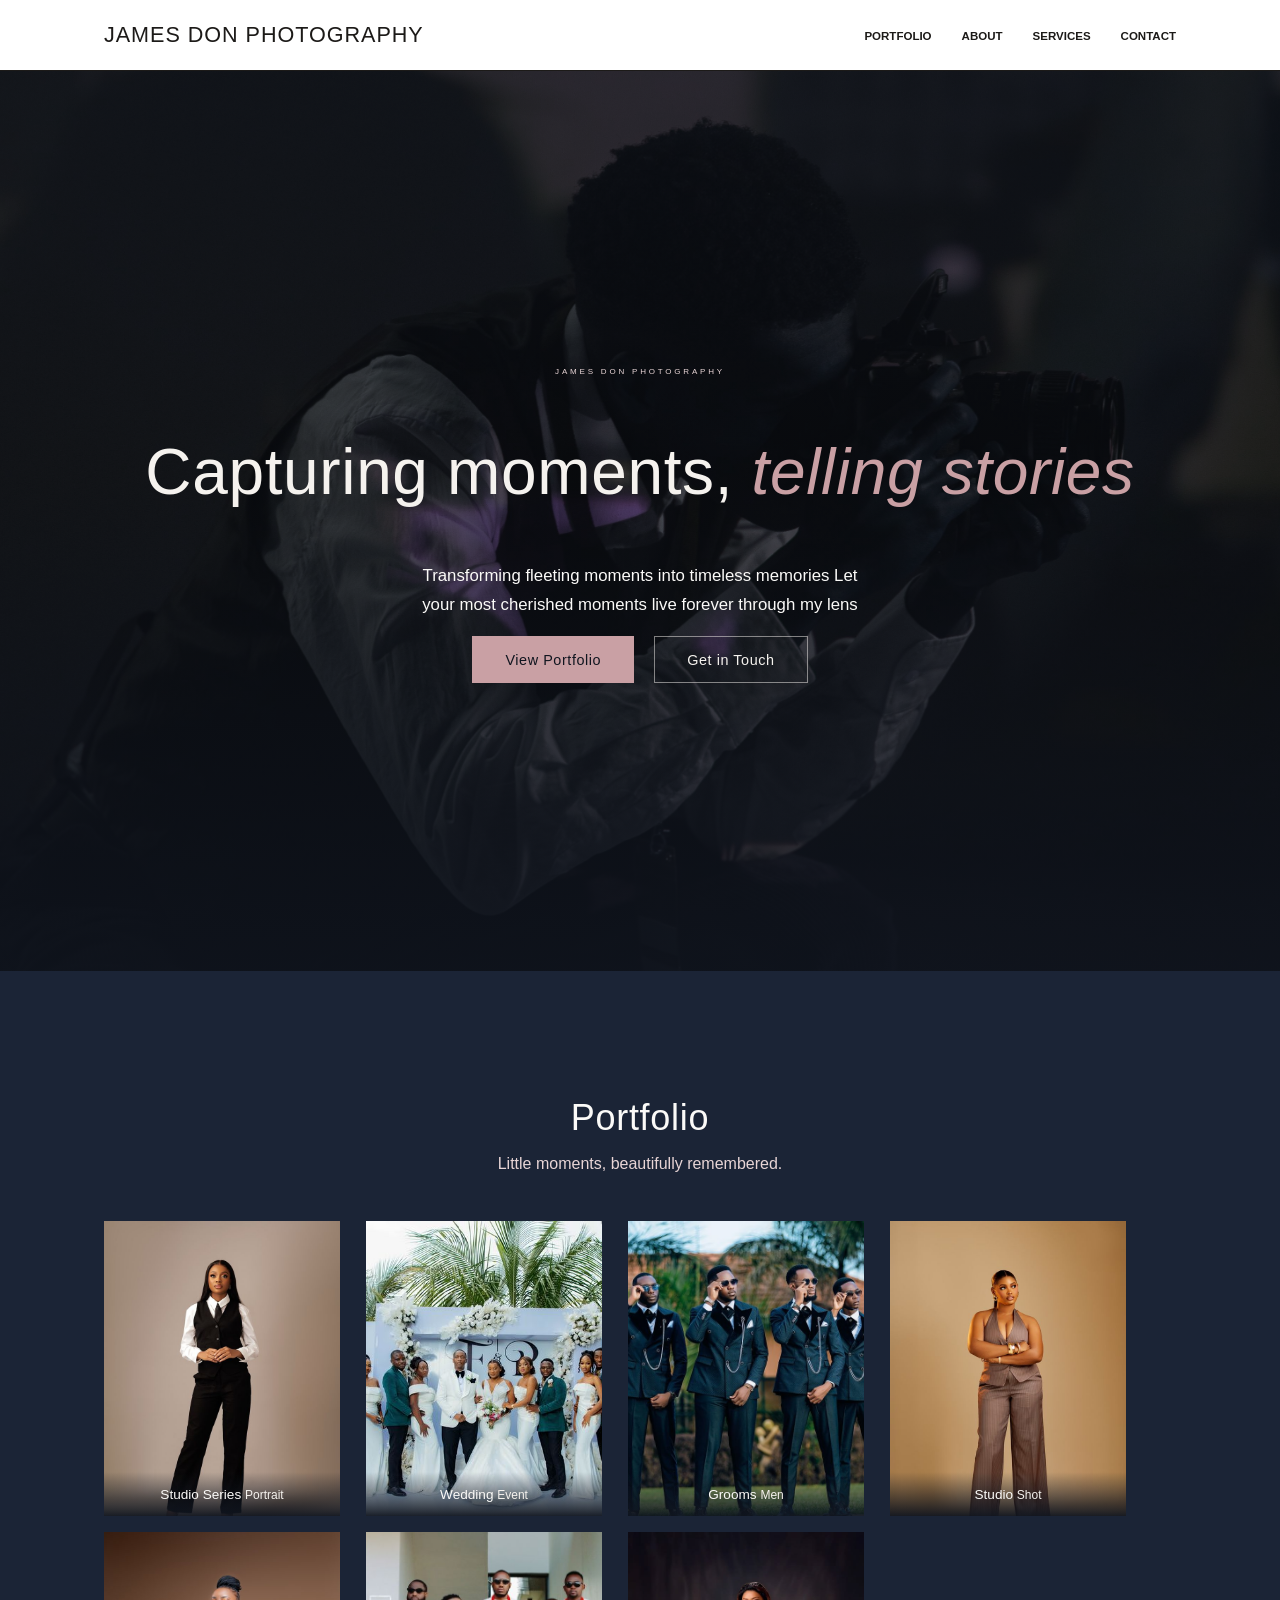
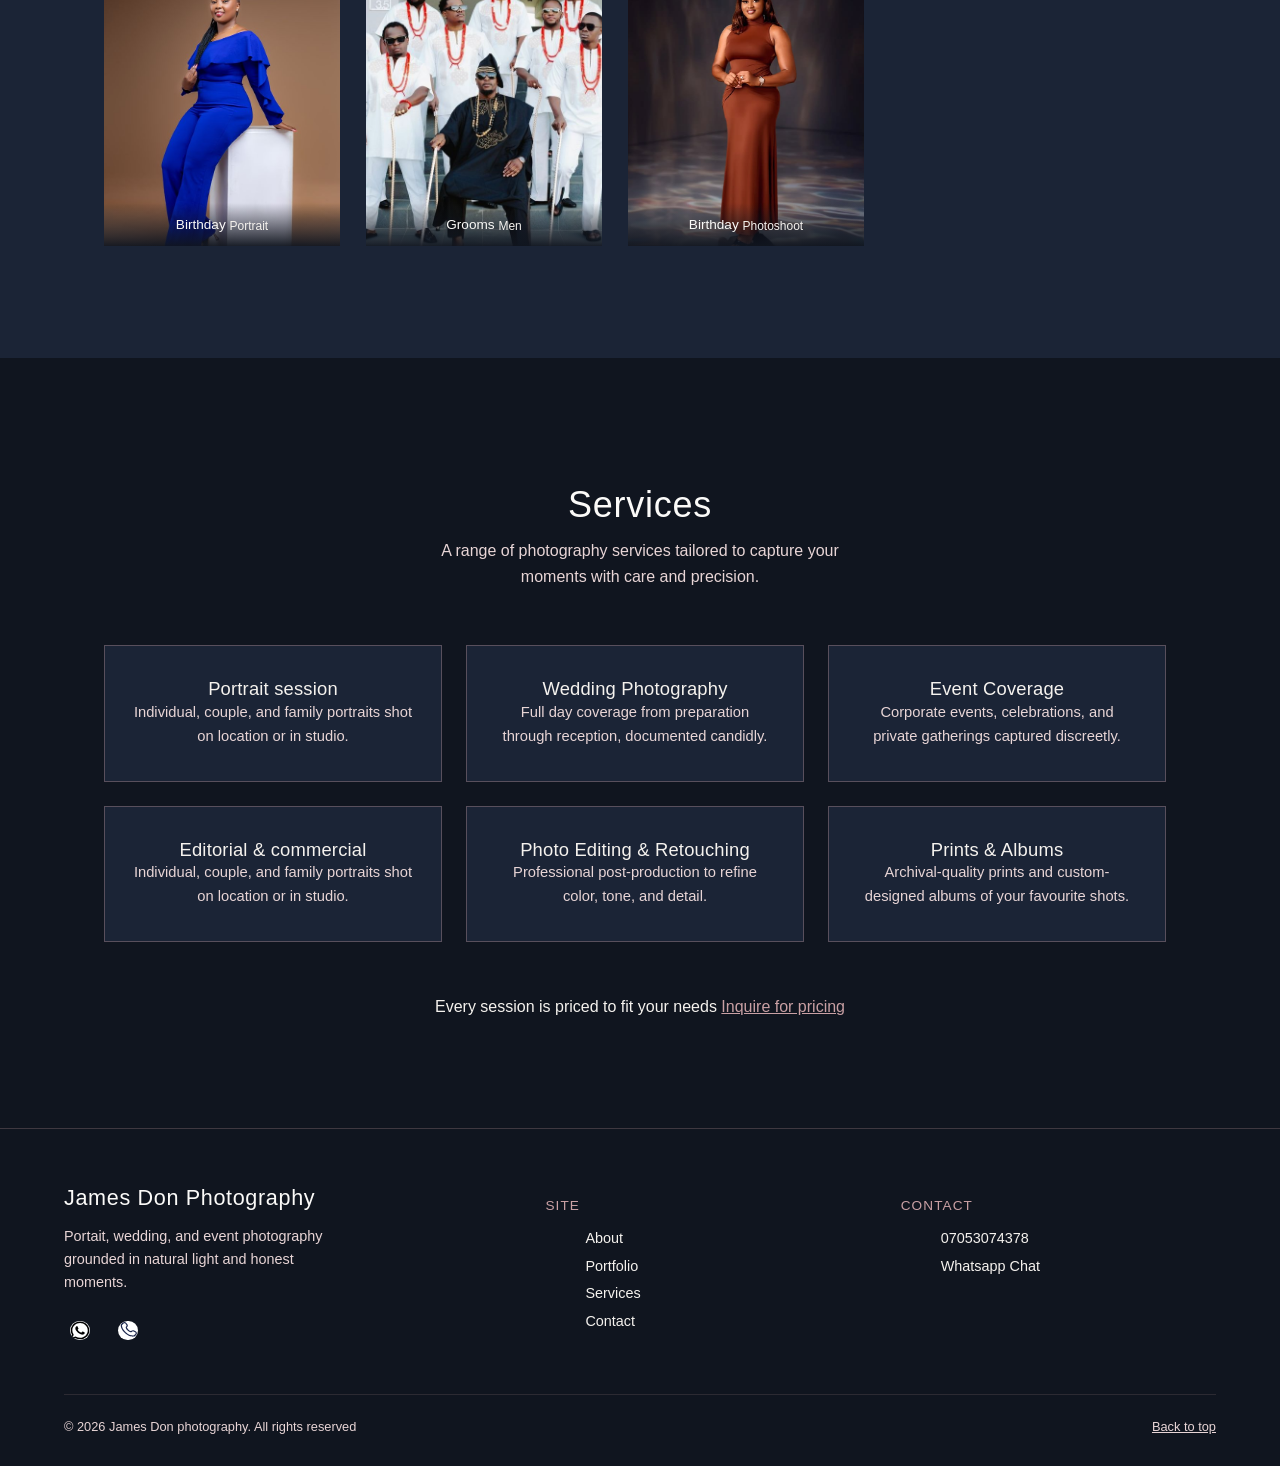
<file: index.html>
<!doctype html>
<html lang="en">
  <head>
    <meta charset="UTF-8" />
    <meta name="viewport" content="width=device-width, initial-scale=1.0" />
    <title>James don Photography</title>
    <link rel="stylesheet" href="styles.css" />
  </head>
  <body>
    <header>
      <nav class="navbar">
        <a href="index.html" class="logo nav-branding">James Don Photography</a>
        <ul class="nav-menu">
          <li class="nav-item">
            <a href="portfolio.html" class="nav-link">Portfolio</a>
          </li>
          <li class="nav-item">
            <a href="About.html" class="nav-link">About</a>
          </li>
          <li class="nav-item">
            <a href="services.html" class="nav-link">Services</a>
          </li>
          <li class="nav-item">
            <a href="contact.html" class="nav-link">Contact</a>
          </li>
        </ul>

        <div class="hamburger">
          <span class="bar"></span>
          <span class="bar"></span>
          <span class="bar"></span>
        </div>
      </nav>
    </header>

    <section id="hero">
      <div
        class="hero-bg"
        role="img"
        aria-label="Black and white portrait photography, dramatic natural light"
      ></div>
      <div class="hero-overlay"></div>

      <p class="hero-eyebrow">James Don Photography</p>
      <h1 class="hero-title">
        Capturing moments, <em>telling stories</em>
      </h1>
      <p class="hero-subtitle">
        Transforming fleeting moments into timeless memories
        Let your most cherished moments live forever through my lens
      </p>

      <div class="hero-actions">
        <a class="hero-btn primary" href="#portfolio">View Portfolio</a>
        <a class="hero-btn secondary" href="contact.html">Get in Touch</a>
      </div>
    </section>

    <section id="portfolio">
      <h2 class="portfolio-heading">Portfolio</h2>
      <p class="portfolio-subhead">
        Little moments, beautifully remembered.
      </p>

      <ul class="gallery">
        <li data-category="portrait">
          <img src="images/female portrait.jpg" alt="ehehheeh" />
          <div class="caption">Studio Series <span>Portrait</span></div>
        </li>

        <li data-category="event">
          <img src="images/wedding.jpg" alt="Wedding Event" />
          <div class="caption">Wedding <span>Event</span></div>
        </li>
        <li data-category="landscape">
          <img src="images/groomss.jpg" alt="grooms photo" />
          <div class="caption">Grooms <span>Men</span></div>
        </li>

        <li data-category="event">
          <img src="images/portrait.jpg" alt="Studio Shot" />
          <div class="caption">Studio <span>Shot</span></div>
        </li>

        <li data-category="portait">
          <img src="images/birthday portrait.jpg" alt="ehehheeh" />
          <div class="caption">Birthday <span>Portrait</span></div>
        </li>

        <li data-category="landscape">
          <img src="images/wedding grooms.jpg" alt="wedding" />
          <div class="caption">Grooms <span>Men</span></div>
        </li>

        <li data-category="landscape">
          <img src="images/portraits.jpg" alt="Birthday photoshoot" />
          <div class="caption">Birthday <span>Photoshoot</span></div>
        </li>

        <!-- <li data-category="portait">
                <img src="images/wedding photoshoot.jpg" alt="ehehheeh">
                <div class="caption">Wedding <span>Photoshoot</span></div>
            </li> -->
      </ul>
    </section>

    <section id="services">
      <h2 class="services-heading">Services</h2>
      <p class="services-subhead">
        A range of photography services tailored to capture your moments with
        care and precision.
      </p>

      <ul class="services-list">
        <li>
          <div class="service-title">Portrait session</div>
          <div class="service-desc">
            Individual, couple, and family portraits shot on location or in
            studio.
          </div>
        </li>
        <li>
          <div class="service-title">Wedding Photography</div>
          <div class="service-desc">
            Full day coverage from preparation through reception, documented
            candidly.
          </div>
        </li>
        <li>
          <div class="service-title">Event Coverage</div>
          <div class="service-desc">
            Corporate events, celebrations, and private gatherings captured
            discreetly.
          </div>
        </li>
        <li>
          <div class="service-title">Editorial &amp; commercial</div>
          <div class="service-desc">
            Individual, couple, and family portraits shot on location or in
            studio.
          </div>
        </li>
        <li>
          <div class="service-title">Photo Editing &amp; Retouching</div>
          <div class="service-desc">
            Professional post-production to refine color, tone, and detail.
          </div>
        </li>
        <li>
          <div class="service-title">Prints &amp; Albums</div>
          <div class="service-desc">
            Archival-quality prints and custom-designed albums of your favourite
            shots.
          </div>
        </li>
      </ul>
      <p class="services-cta">
        Every session is priced to fit your needs
        <a href="contact.html">Inquire for pricing</a>
      </p>
    </section>

    <footer>
      <div class="footer-inner">
        <div class="footer-brand">
          <div class="brand-name">James Don Photography</div>
          <p>
            Portait, wedding, and event photography grounded in natural light
            and honest moments.
          </p>
          <div class="footer-social">
            <a href="https://wa.me/2347053074378" aria-label="Whatsapp">
              <img src="images/whatsapp-svgrepo-com.svg" alt="" />
            </a>
            <a href="tel:+07053074378" aria-label="Phone number">
              <img src="images/phone-svgrepo-com.svg" alt="" />
            </a>
          </div>
        </div>

        <nav class="footer-col" aria-label="Site sections">
          <h3>Site</h3>
          <ul>
            <li><a href="About.html">About</a></li>
            <li><a href="portfolio.html">Portfolio</a></li>
            <li><a href="services.html">Services</a></li>
            <li><a href="contact.html">Contact</a></li>
          </ul>
        </nav>

        <div class="footer-col">
          <h3>Contact</h3>
          <ul>
            <li><a href="tel:+2347053074378">07053074378</a></li>
            <li>
              <a href="https://wa.me/2347053074378" target="_blank" rel="noopener noreferrer"
                >Whatsapp Chat</a
              >
            </li>
          </ul>
        </div>
      </div>

      <div class="footer-bottom">
        <span
          >&copy; <span id="year"></span> James Don photography. All rights
          reserved</span
        >
        <a href="#top">Back to top</a>
      </div>
    </footer>

    <script>
      document.getElementById("year").textContent = new Date().getFullYear();
    </script>

    <script src="index.js"></script>
  </body>
</html>
</file>
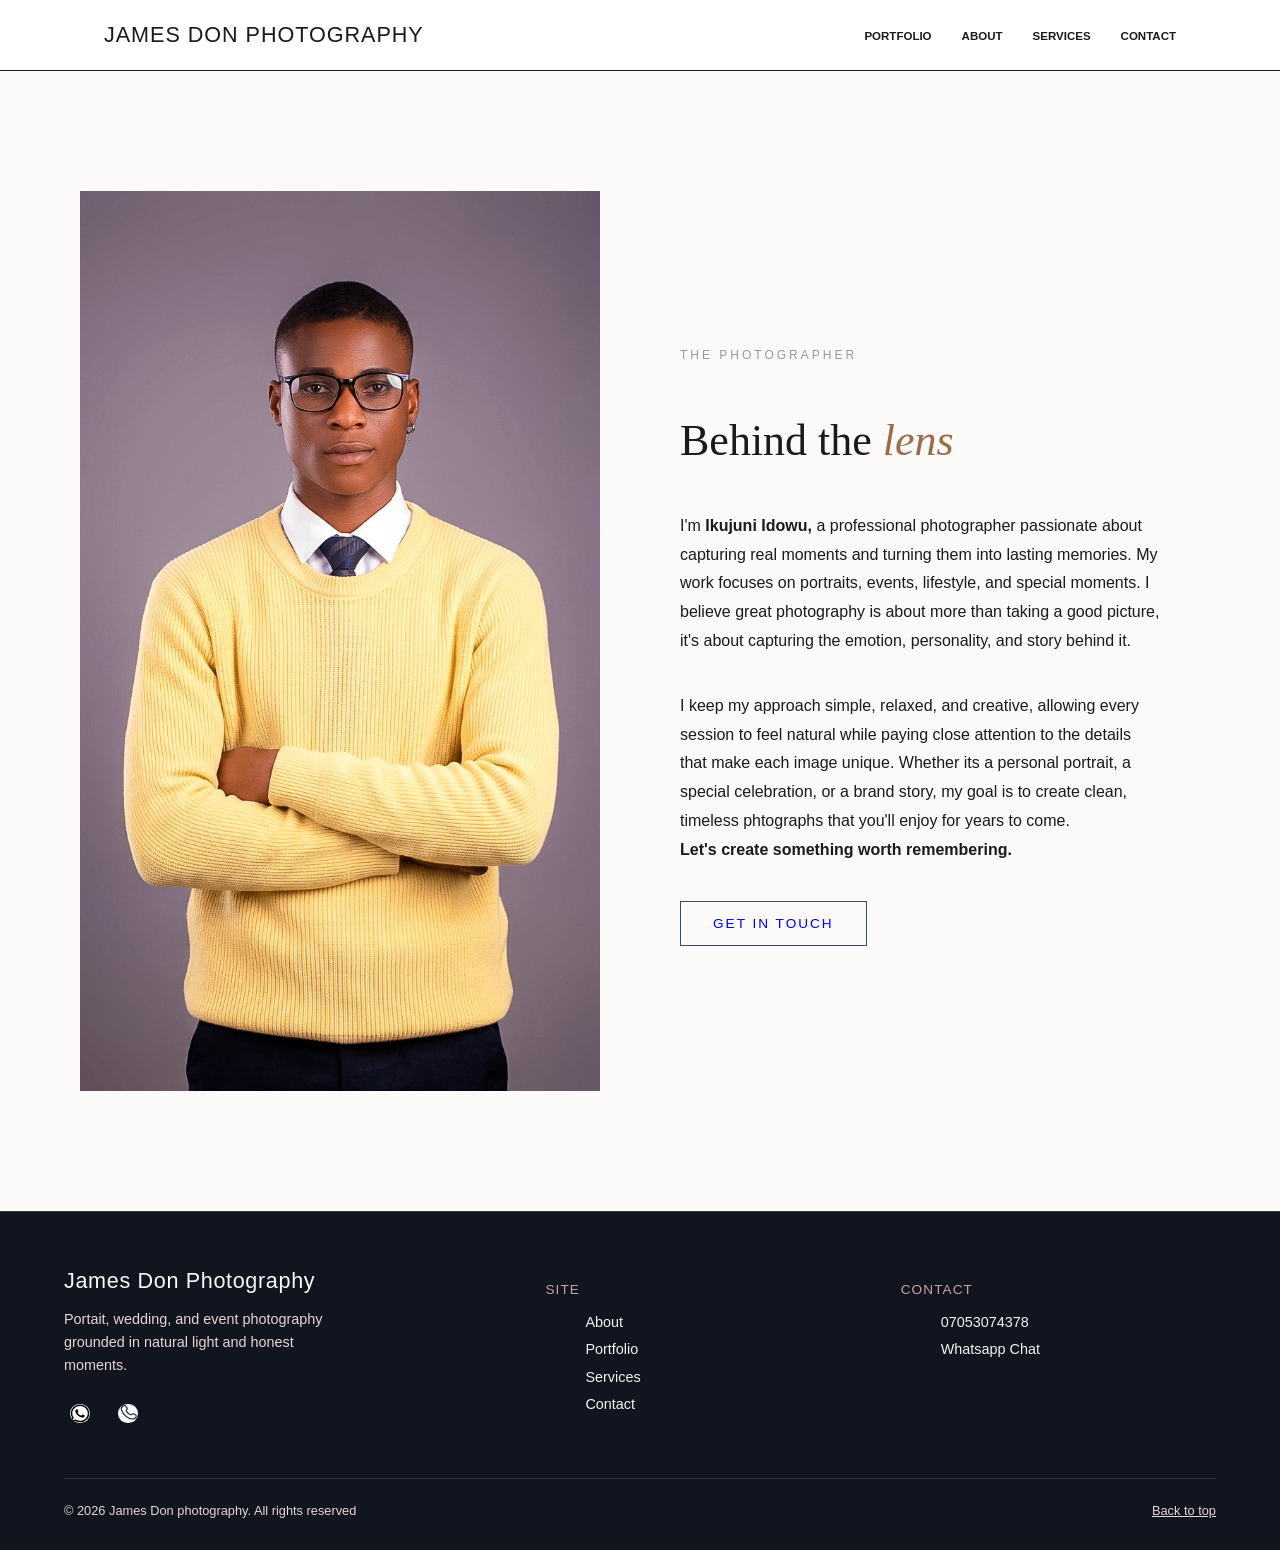
<file: About.html>
<!doctype html>
<html lang="en">
  <head>
    <meta charset="UTF-8" />
    <meta name="viewport" content="width=device-width, initial-scale=1.0" />
    <title>James don photography</title>
    <link rel="stylesheet" href="styles.css" />
  </head>
  <body>
    <header>
      <nav class="navbar">
        <a href="index.html" class="logo nav-branding">James Don Photography</a>
        <ul class="nav-menu">
          <li class="nav-item">
            <a href="portfolio.html" class="nav-link">Portfolio</a>
          </li>
          <li class="nav-item">
            <a href="About.html" class="nav-link">About</a>
          </li>
          <li class="nav-item">
            <a href="services.html" class="nav-link">Services</a>
          </li>
          <li class="nav-item">
            <a href="contact.html" class="nav-link">Contact</a>
          </li>
        </ul>

        <div class="hamburger">
          <span class="bar"></span>
          <span class="bar"></span>
          <span class="bar"></span>
        </div>
      </nav>
    </header>

    <section class="about" id="about">
      <div class="about-container">
        <div class="about-image">
          <img src="images/author.jpg" alt="" />
        </div>
        <div class="about-text">
          <p class="section-label">THE PHOTOGRAPHER</p>
          <h2>Behind the <em>lens</em></h2>
          <p class="about-bio">
            I'm <b>Ikujuni Idowu,</b> a professional photographer passionate
            about capturing real moments and turning them into lasting memories.
            My work focuses on portraits, events, lifestyle, and special
            moments. I believe great photography is about more than taking a
            good picture, it's about capturing the emotion, personality, and
            story behind it.
          </p>
          <p class="about-bio">
            I keep my approach simple, relaxed, and creative, allowing every
            session to feel natural while paying close attention to the details
            that make each image unique. Whether its a personal portrait, a
            special celebration, or a brand story, my goal is to create clean,
            timeless phtographs that you'll enjoy for years to come. <br />
            <b>Let's create something worth remembering.</b>
          </p>
          <a href="contact.html" class="btn-outline">GET IN TOUCH</a>
        </div>
      </div>
    </section>

    <footer>
      <div class="footer-inner">
        <div class="footer-brand">
          <div class="brand-name">James Don Photography</div>
          <p>
            Portait, wedding, and event photography grounded in natural light
            and honest moments.
          </p>
          <div class="footer-social">
            <a href="https://wa.me/2347053074378" aria-label="Whatsapp">
              <img src="images/whatsapp-svgrepo-com.svg" alt="" />
            </a>
            <a href="tel:+07053074378" aria-label="Phone number">
              <img src="images/phone-svgrepo-com.svg" alt="" />
            </a>
          </div>
        </div>

        <nav class="footer-col" aria-label="Site sections">
          <h3>Site</h3>
          <ul>
            <li><a href="About.html">About</a></li>
            <li><a href="portfolio.html">Portfolio</a></li>
            <li><a href="services.html">Services</a></li>
            <li><a href="contact.html">Contact</a></li>
          </ul>
        </nav>

        <div class="footer-col">
          <h3>Contact</h3>
          <ul>
            <li><a href="tel:+2347053074378">07053074378</a></li>
            <li>
              <a href="https://wa.me/2347053074378" target="_blank" rel="noopener noreferrer"
                >Whatsapp Chat</a
              >
            </li>
          </ul>
        </div>
      </div>

      <div class="footer-bottom">
        <span
          >&copy; <span id="year"></span> James Don photography. All rights
          reserved</span
        >
        <a href="#top">Back to top</a>
      </div>
    </footer>

    <script>
      document.getElementById("year").textContent = new Date().getFullYear();
    </script>

    <script src="index.js"></script>
  </body>
</html>
</file>
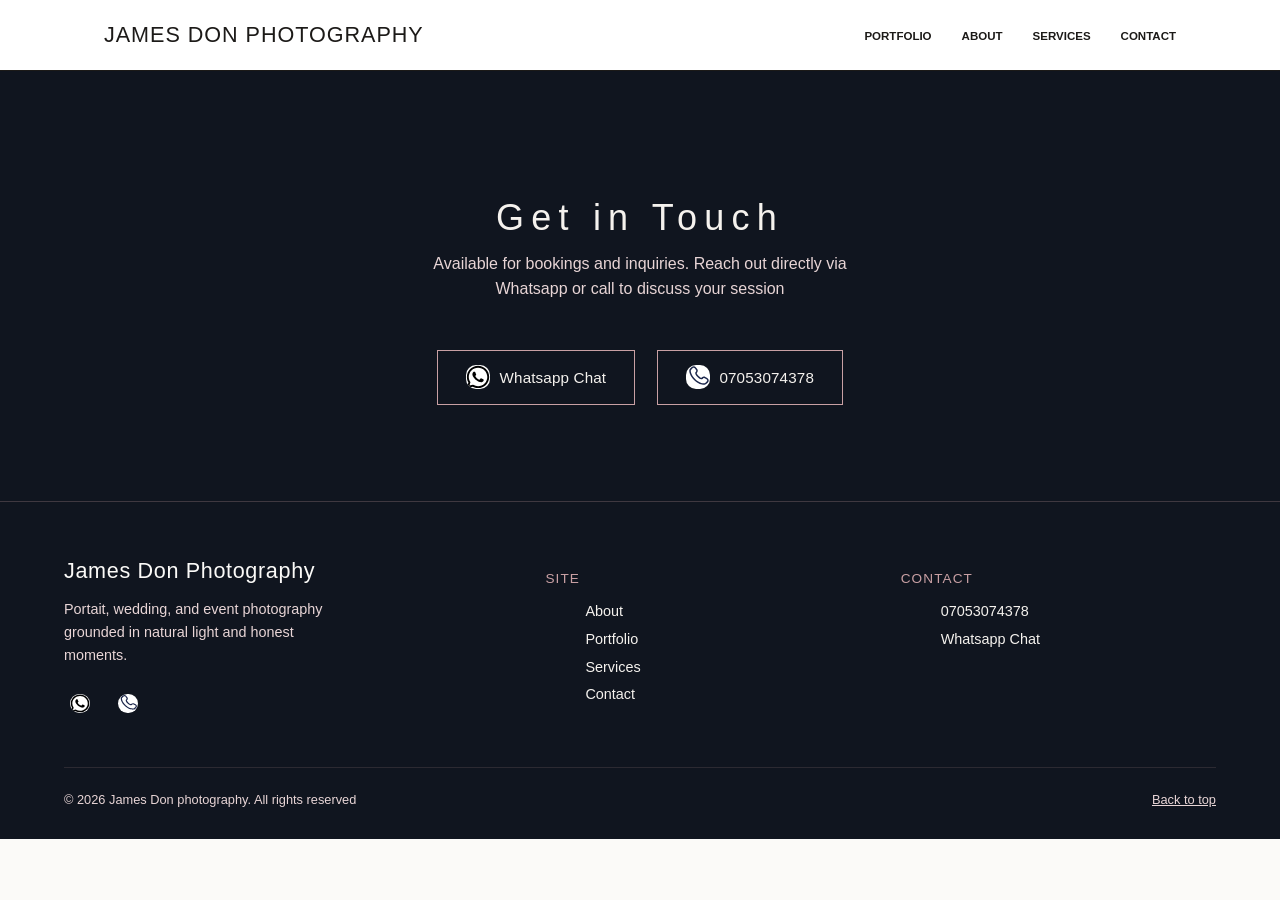
<file: contact.html>
<!doctype html>
<html lang="en">
  <head>
    <meta charset="UTF-8" />
    <meta name="viewport" content="width=device-width, initial-scale=1.0" />
    <title>James don photography</title>
    <link rel="stylesheet" href="styles.css" />
  </head>
  <body>
    <header>
      <nav class="navbar">
        <a href="index.html" class="logo nav-branding">James Don Photography</a>
        <ul class="nav-menu">
          <li class="nav-item">
            <a href="portfolio.html" class="nav-link">Portfolio</a>
          </li>
          <li class="nav-item">
            <a href="About.html" class="nav-link">About</a>
          </li>
          <li class="nav-item">
            <a href="services.html" class="nav-link">Services</a>
          </li>
          <li class="nav-item">
            <a href="contact.html" class="nav-link">Contact</a>
          </li>
        </ul>

        <div class="hamburger">
          <span class="bar"></span>
          <span class="bar"></span>
          <span class="bar"></span>
        </div>
      </nav>
    </header>

    <section id="contact">
      <h2 class="contact-heading">Get in Touch</h2>
      <p class="contact-subhead">
        Available for bookings and inquiries. Reach out directly via Whatsapp or
        call to discuss your session
      </p>

      <address>
        <a
          href="https://wa.me/2347053074378"
          target="_blank"
          rel="noopener noreferrer"
          aria-label="Chat on whatsapp"
          class="contact-link whatsapp"
        >
          <img src="images/whatsapp-svgrepo-com.svg" alt="" />
          Whatsapp Chat
        </a>
        <a
          href="tel:+2347053074378"
          aria-label="Call james Don photography"
          class="contact-link"
        >
          <img src="images/phone-svgrepo-com.svg" alt="" />
          07053074378
        </a>
      </address>
    </section>

    <footer>
      <div class="footer-inner">
        <div class="footer-brand">
          <div class="brand-name">James Don Photography</div>
          <p>
            Portait, wedding, and event photography grounded in natural light
            and honest moments.
          </p>
          <div class="footer-social">
            <a href="https://wa.me/2347053074378" aria-label="Whatsapp">
              <img src="images/whatsapp-svgrepo-com.svg" alt="" />
            </a>
            <a href="tel:+07053074378" aria-label="Phone number">
              <img src="images/phone-svgrepo-com.svg" alt="" />
            </a>
          </div>
        </div>

        <nav class="footer-col" aria-label="Site sections">
          <h3>Site</h3>
          <ul>
            <li><a href="About.html">About</a></li>
            <li><a href="portfolio.html">Portfolio</a></li>
            <li><a href="services.html">Services</a></li>
            <li><a href="contact.html">Contact</a></li>
          </ul>
        </nav>

        <div class="footer-col">
          <h3>Contact</h3>
          <ul>
            <li><a href="tel:tel:+07053074378">07053074378</a></li>
            <li>
              <a href="https://wa.me/2347053074378" target="_blank" rel="noopener noreferrer"
                >Whatsapp Chat</a
              >
            </li>
          </ul>
        </div>
      </div>

      <div class="footer-bottom">
        <span
          >&copy; <span id="year"></span> James Don photography. All rights
          reserved</span
        >
        <a href="#top">Back to top</a>
      </div>
    </footer>

    <script>
      document.getElementById("year").textContent = new Date().getFullYear();
    </script>

    <script src="index.js"></script>
  </body>
</html>
</file>
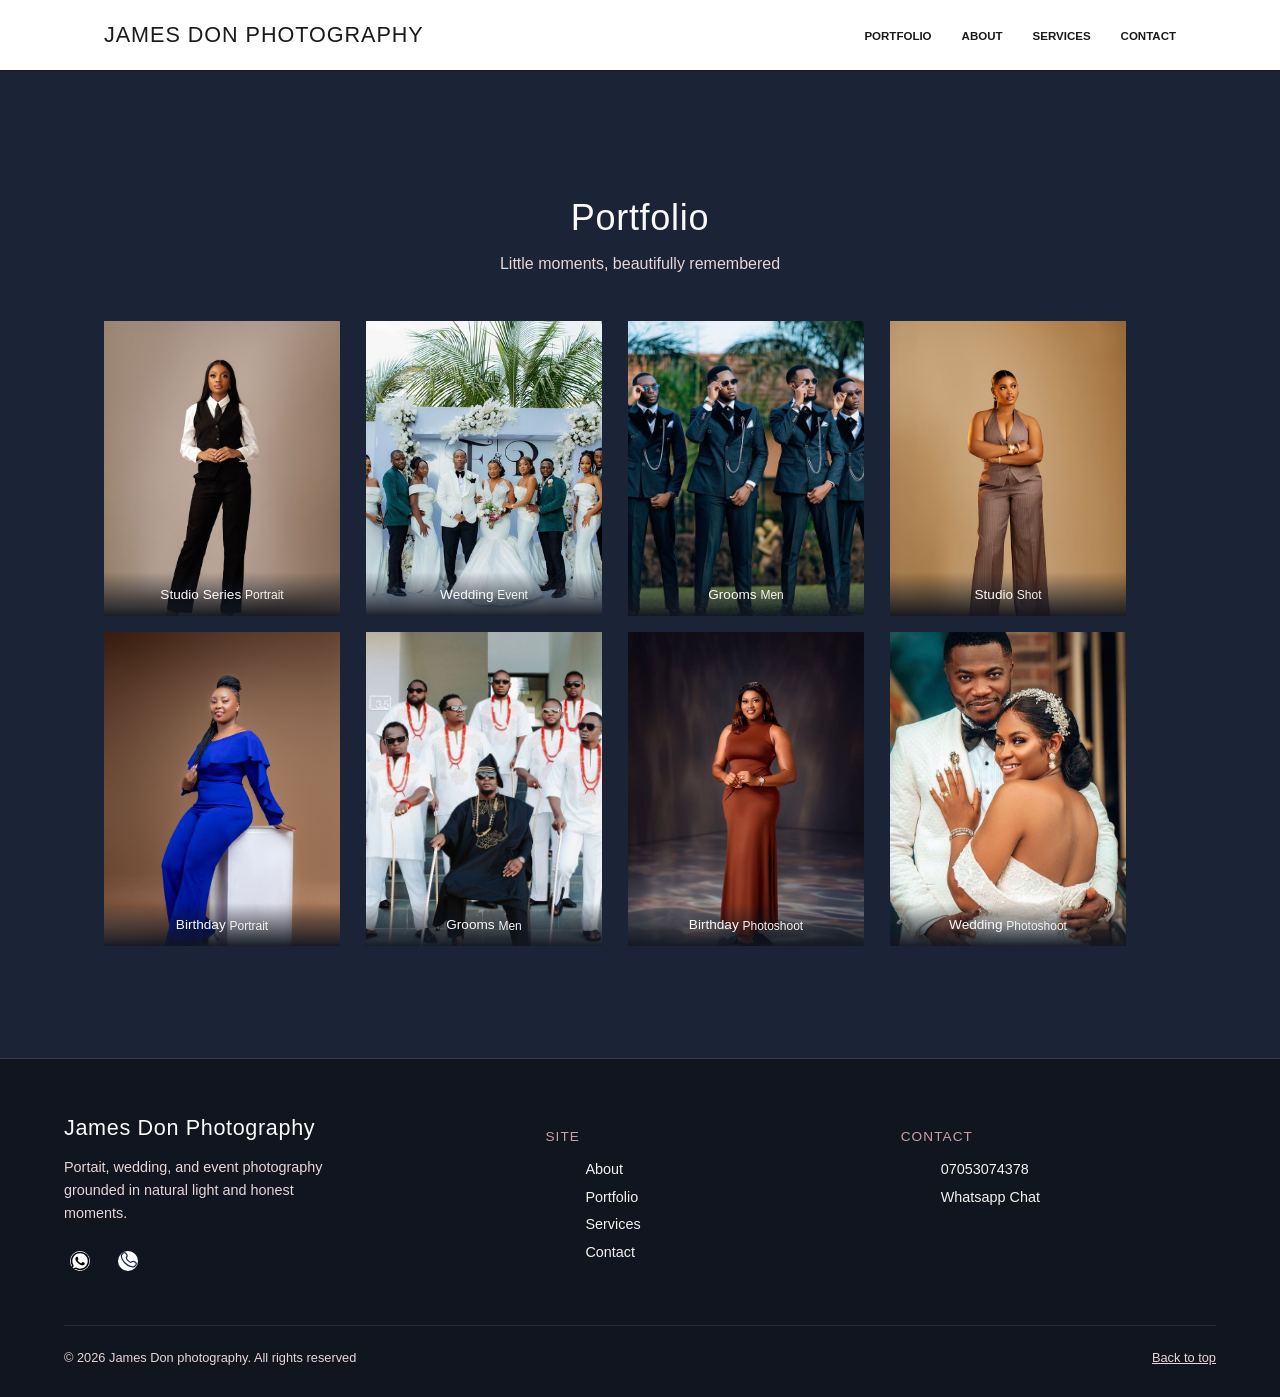
<file: portfolio.html>
<!doctype html>
<html lang="en">
  <head>
    <meta charset="UTF-8" />
    <meta name="viewport" content="width=device-width, initial-scale=1.0" />
    <title>James don photography</title>
    <link rel="stylesheet" href="styles.css" />
  </head>
  <body>
    <header>
      <nav class="navbar">
        <a href="index.html" class="logo nav-branding">James Don Photography</a>
        <ul class="nav-menu">
          <li class="nav-item">
            <a href="portfolio.html" class="nav-link">Portfolio</a>
          </li>
          <li class="nav-item">
            <a href="About.html" class="nav-link">About</a>
          </li>
          <li class="nav-item">
            <a href="services.html" class="nav-link">Services</a>
          </li>
          <li class="nav-item">
            <a href="contact.html" class="nav-link">Contact</a>
          </li>
        </ul>

        <div class="hamburger">
          <span class="bar"></span>
          <span class="bar"></span>
          <span class="bar"></span>
        </div>
      </nav>
    </header>

    <section id="portfolio">
      <h2 class="portfolio-heading">Portfolio</h2>
      <p class="portfolio-subhead">
        Little moments, beautifully remembered
      </p>

      <ul class="gallery">
        <li data-category="portrait">
          <img src="images/female portrait.jpg" alt="ehehheeh" />
          <div class="caption">Studio Series <span>Portrait</span></div>
        </li>

        <li data-category="event">
          <img src="images/wedding.jpg" alt="Wedding Event" />
          <div class="caption">Wedding <span>Event</span></div>
        </li>

        <li data-category="landscape">
          <img src="images/groomss.jpg" alt="grooms photo" />
          <div class="caption">Grooms <span>Men</span></div>
        </li>

        <li data-category="event">
          <img src="images/portrait.jpg" alt="Studio Shot" />
          <div class="caption">Studio <span>Shot</span></div>
        </li>

        <li data-category="portait">
          <img src="images/birthday portrait.jpg" alt="ehehheeh" />
          <div class="caption">Birthday <span>Portrait</span></div>
        </li>

        <li data-category="landscape">
          <img src="images/wedding grooms.jpg" alt="wedding" />
          <div class="caption">Grooms <span>Men</span></div>
        </li>

        <li data-category="landscape">
          <img src="images/portraits.jpg" alt="Birthday photoshoot" />
          <div class="caption">Birthday <span>Photoshoot</span></div>
        </li>

        <li data-category="portait">
          <img src="images/wedding photoshoot.jpg" alt="ehehheeh" />
          <div class="caption">Wedding <span>Photoshoot</span></div>
        </li>
      </ul>
    </section>

    <footer>
      <div class="footer-inner">
        <div class="footer-brand">
          <div class="brand-name">James Don Photography</div>
          <p>
            Portait, wedding, and event photography grounded in natural light
            and honest moments.
          </p>
          <div class="footer-social">
            <a href="https://wa.me/2347053074378" aria-label="Whatsapp">
              <img src="images/whatsapp-svgrepo-com.svg" alt="" />
            </a>
            <a href="tel:+07053074378" aria-label="Phone number">
              <img src="images/phone-svgrepo-com.svg" alt="" />
            </a>
          </div>
        </div>

        <nav class="footer-col" aria-label="Site sections">
          <h3>Site</h3>
          <ul>
            <li><a href="About.html">About</a></li>
            <li><a href="portfolio.html">Portfolio</a></li>
            <li><a href="services.html">Services</a></li>
            <li><a href="contact.html">Contact</a></li>
          </ul>
        </nav>

        <div class="footer-col">
          <h3>Contact</h3>
          <ul>
            <li><a href="tel:+2347053074378">07053074378</a></li>
            <li>
              <a href="https://wa.me/2347053074378" target="_blank" rel="noopener noreferrer"
                >Whatsapp Chat</a
              >
            </li>
          </ul>
        </div>
      </div>

      <div class="footer-bottom">
        <span
          >&copy; <span id="year"></span> James Don photography. All rights
          reserved</span
        >
        <a href="#top">Back to top</a>
      </div>
    </footer>

    <script>
      document.getElementById("year").textContent = new Date().getFullYear();
    </script>

    <script src="index.js"></script>
  </body>
</html>
</file>
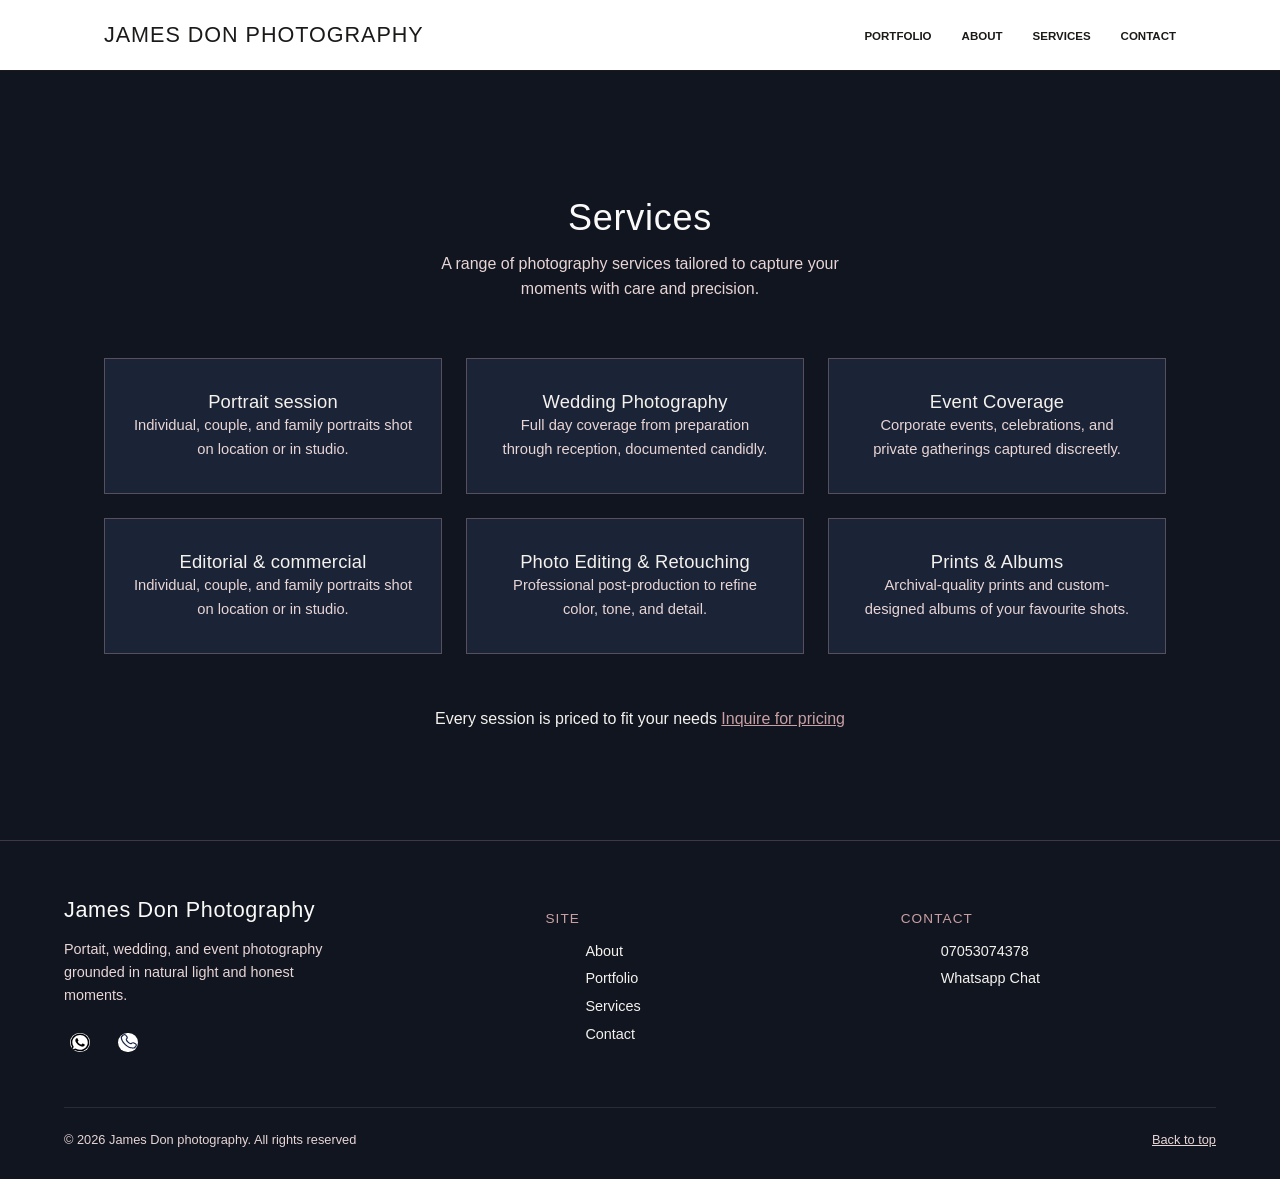
<file: services.html>
<!doctype html>
<html lang="en">
  <head>
    <meta charset="UTF-8" />
    <meta name="viewport" content="width=device-width, initial-scale=1.0" />
    <title>James don photography</title>
    <link rel="stylesheet" href="styles.css" />
  </head>
  <body>
    <header>
      <nav class="navbar">
        <a href="index.html" class="logo nav-branding">James Don Photography</a>
        <ul class="nav-menu">
          <li class="nav-item">
            <a href="portfolio.html" class="nav-link">Portfolio</a>
          </li>
          <li class="nav-item">
            <a href="About.html" class="nav-link">About</a>
          </li>
          <li class="nav-item">
            <a href="services.html" class="nav-link">Services</a>
          </li>
          <li class="nav-item">
            <a href="contact.html" class="nav-link">Contact</a>
          </li>
        </ul>

        <div class="hamburger">
          <span class="bar"></span>
          <span class="bar"></span>
          <span class="bar"></span>
        </div>
      </nav>
    </header>

    <section id="services">
      <h2 class="services-heading">Services</h2>
      <p class="services-subhead">
        A range of photography services tailored to capture your moments with
        care and precision.
      </p>

      <ul class="services-list">
        <li>
          <div class="service-title">Portrait session</div>
          <div class="service-desc">
            Individual, couple, and family portraits shot on location or in
            studio.
          </div>
        </li>
        <li>
          <div class="service-title">Wedding Photography</div>
          <div class="service-desc">
            Full day coverage from preparation through reception, documented
            candidly.
          </div>
        </li>
        <li>
          <div class="service-title">Event Coverage</div>
          <div class="service-desc">
            Corporate events, celebrations, and private gatherings captured
            discreetly.
          </div>
        </li>
        <li>
          <div class="service-title">Editorial &amp; commercial</div>
          <div class="service-desc">
            Individual, couple, and family portraits shot on location or in
            studio.
          </div>
        </li>
        <li>
          <div class="service-title">Photo Editing &amp; Retouching</div>
          <div class="service-desc">
            Professional post-production to refine color, tone, and detail.
          </div>
        </li>
        <li>
          <div class="service-title">Prints &amp; Albums</div>
          <div class="service-desc">
            Archival-quality prints and custom-designed albums of your favourite
            shots.
          </div>
        </li>
      </ul>
      <p class="services-cta">
        Every session is priced to fit your needs
        <a href="contact.html">Inquire for pricing</a>
      </p>
    </section>

    <footer>
      <div class="footer-inner">
        <div class="footer-brand">
          <div class="brand-name">James Don Photography</div>
          <p>
            Portait, wedding, and event photography grounded in natural light
            and honest moments.
          </p>
          <div class="footer-social">
            <a href="https://wa.me/2347053074378" aria-label="Whatsapp">
              <img src="images/whatsapp-svgrepo-com.svg" alt="" />
            </a>
            <a href="tel:+2347053074378" aria-label="Phone number">
              <img src="images/phone-svgrepo-com.svg" alt="" />
            </a>
          </div>
        </div>

        <nav class="footer-col" aria-label="Site sections">
          <h3>Site</h3>
          <ul>
            <li><a href="About.html">About</a></li>
            <li><a href="portfolio.html">Portfolio</a></li>
            <li><a href="services.html">Services</a></li>
            <li><a href="contact.html">Contact</a></li>
          </ul>
        </nav>

        <div class="footer-col">
          <h3>Contact</h3>
          <ul>
            <li><a href="tel:+2347053074378">07053074378</a></li>
            <li>
              <a href="https://wa.me/2347053074378" target="_blank" rel="noopener noreferrer"
                >Whatsapp Chat</a
              >
            </li>
          </ul>
        </div>
      </div>

      <div class="footer-bottom">
        <span
          >&copy; <span id="year"></span> James Don photography. All rights
          reserved</span
        >
        <a href="#top">Back to top</a>
      </div>
    </footer>

    <script>
      document.getElementById("year").textContent = new Date().getFullYear();
    </script>

    <script src="index.js"></script>
  </body>
</html>
</file>
<file: styles.css>
:root {
    --ink: #1c1a18;
    --paper: #fbfaf8;
    --line: #1c1a18;
    --muted: #7a746c;
    --umber: #9c6b4a;
    --navy-deep:#10151f;
    --navy:#1b2436;
    --rose:#c9a0a4;
    --rose-soft:#e8d5d6;
    --cream:#f5f2ee;
}
* {
    box-sizing: border-box;
}
body {
    margin: 0;
    background: var(--paper);
    font-family: 'Helvetica Neue', Arial, Helvetica, sans-serif;
}


.navbar{
    min-height: 70px;
    width: 91%;
    max-width: 1120px;
     margin: 0 auto;
    display: flex;
    justify-content: space-between;
    align-items: center;
    padding: 0 24px;
}

.nav-menu{
    display: flex;
    justify-content: space-between;
    align-items: center;
    gap: 30px;
    list-style: none;
}

.nav-branding{
    letter-spacing: 0.06rem;
    text-decoration: none;
    font-size: 1.35rem;
    font-weight: 400;
    color: #1c1a18;
    text-transform: uppercase;

}
.nav-link{
    transition: 0.7s ease;
    font-weight: bold;
    color: #1c1a18;
    text-decoration: none;
    text-transform: uppercase;
    font-size: 0.72rem;
    position: relative;
}
.nav-link:hover{
    color: #0056b3;
    
}

.hamburger{
    display: none;
    cursor: pointer;
}

.bar{
    display: block;
    width: 25px;
    height: 3px;
    margin: 5px auto;
    -webkit-transition: all 0.3s ease-in-out;
    transition: all 0.3s ease-in-out;
    background-color: black;
}

header{
    background: #fff;
    /* box-shadow: 0 2px 10px rgba(0,0,0,0.09); */
    border-bottom: 1px solid #1c1a18;
    position: sticky;
    top: 0;
    z-index: 1000;
}
@media (max-width: 400px) {
    .nav-branding {
        font-size: 3rem;
    }
    .nav-menu {
        padding: 5px;
    }
}




@media (max-width: 600px) {
    .nav-branding {
       font-size: 0.7rem; 
    }
    .nav-menu .nav-link:hover{
    background: #9a9b9c0b;
    padding: 8px 300px;
}
    .hamburger{
        display: block;
    }
    .hamburger.active .bar:nth-child(2){
        opacity: 0;
    }
    .hamburger.active .bar:nth-child(1){
        transform: translateY(8px) rotate(45deg);
    }
    .hamburger.active .bar:nth-child(3){
        transform: translateY(-8px) rotate(-45deg);
    }
    .nav-menu{
       position:fixed;
       right: 400%;
       top: 55px;
       gap: 0;
       flex-direction: column;
       background-color: rgba(255, 255, 255, 0.5);
       width: 100%;
       text-align: center;
       transition: 0.3s; 
       backdrop-filter: blur(20px) ; 
       
        
    }
    .nav-link {
        margin-left: 300px;
        transition: 0.8s ease-in-out;
    }
    .nav-item{
        margin: 16px 0;
    }
    .nav-menu.active{
        left: 0;
    }
}

/* Hero section */
#hero {
    position: relative;
    min-height: 100vh;
    display: flex;
    flex-direction: column;
    justify-content: center;
    align-items: center;
    text-align: center;
    overflow: hidden;
    padding: 2rem;
  }

  .hero-bg {
    position: absolute;
    inset: 0;
    background-image: url(images/pexels-cottonbro-7618403.jpg);
    background-size: cover;
    background-position: center 25%;
    filter: brightness(0.55) sepia(0.2) hue-rotate(190deg) saturate(1.3);
    z-index: -2;
  }

  .hero-overlay {
    position: absolute;
    inset: 0;
    background: linear-gradient(
      180deg,
      rgba(16, 21, 31, 0.55) 0%,
      rgba(16, 21, 31, 0.35) 45%,
      rgba(16, 21, 31, 0.85) 100%
    );
    z-index: -1;
  }

  .hero-eyebrow {
    font-size: 0.5rem;
    letter-spacing: 0.35em;
    text-transform: uppercase;
    color: var(--rose-soft);
    
  }

  .hero-title {
    font-size: 4rem;
    max-width: 100%;
    font-weight: 400;
    line-height: 1.1;
    letter-spacing: 0.01em;
    color: var(--cream);
  }

  .hero-title em {
    font-style: italic;
    color: var(--rose);
  }

  .hero-subtitle {
    margin-top: 2px;
    font-size: 1.05rem;
    color: var(--paper);
    max-width: 50ch;
    line-height: 1.7;
    text-align: center;
  }

  .hero-actions {
    display: flex;
    gap: 1.25rem;
    flex-wrap: wrap;
    justify-content: center;
  }

  .hero-btn {
    display: inline-flex;
    align-items: center;
    padding: 0.9rem 2rem;
    font-size: 0.9rem;
    letter-spacing: 0.04em;
    text-decoration: none;
    transition: background-color 0.2s ease, color 0.2s ease, border-color 0.2s ease;
  }

  .hero-btn.primary {
    background: var(--rose);
    color: var(--navy-deep);
    border: 1px solid var(--rose);
  }

  .hero-btn.primary:hover,
  .hero-btn.primary:focus-visible {
    background: transparent;
    color: var(--cream);
  }

  .hero-btn.secondary {
    background: transparent;
    color: var(--cream);
    border: 1px solid rgba(245, 242, 238, 0.5);
  }

  .hero-btn.secondary:hover,
  .hero-btn.secondary:focus-visible {
    border-color: var(--cream);
    background: rgba(245, 242, 238, 0.08);
  }

  @keyframes bob {
    0%, 100% { transform: translateY(0); }
    50% { transform: translateY(6px); }
  }

  @media (max-width: 600px) {
    .hero-actions { 
        flex-direction: column; 
        width: 100%; 
        max-width: 280px; }
    .hero-btn { 
        justify-content: center; 
    }
    .hero-title {
        font-size: 2.75rem;
    }
  }

  @media (max-width: 400px) {
    .hero-title {
        font-size: 4rem;
    }
    .hero-title em {
        font-size: 3rem;
    }
    .hero-subtitle {
        max-width: 300px;
        text-align: center;
    }
  }

/* ABOUT SECTION */
.about {
    padding: 120px 80px;
    background-color: var(--paper);
}

.about-container {
    display: grid;
    grid-template-columns: 1fr 1fr;
    gap: 80px;
    max-width: 1200px;
    margin: 0 auto;
    align-items: center;
}
/* image side */
.about-image {
    width: 100%;
    
}
.about-image img {
    width: 100%;
    height: 900px;
    display: block;
    object-fit: cover;
    aspect-ratio: 4/5;
    background-color: #e5e1db;
}
/* text */
.about-text {
    display: flex;
    flex-direction: column;
    align-items: flex-start;
}
.section-label {
    font-size: 0.75rem;
    letter-spacing: 3px;
    text-transform: uppercase;
    color: #9a9a9a;
    margin-bottom: 16px;
}
.about-text h2 {
    font-family: 'Fraunces', Georgia, 'Times New Roman', Times, serif;
    font-size: 2.75rem;
    font-weight: 400;
    color: var(--ink);
    line-height: 1.2;
    margin-bottom: 28px;
}
.about-text h2 em {
    font-style: italic;
    color: var(--umber);
    font-weight: 400;
}
.about-bio {
    font-size: 1rem;
    line-height: 1.8;
    color: var(--line);
    margin-bottom: 20px;
    max-width: 480px;
}
.btn-outline {
    display: inline-block;
    margin-top: 16px;
    padding: 14px 32px;
    border: 1px solid #3a4a63;
    font-size: 0.85rem;
    letter-spacing: 2px;
    text-transform: uppercase;
    text-decoration: none;
    transition: background-color 0.3s ease, color 0.3s ease;
}
.btn-outline:hover {
    background-color: #3a4a63;
    color: #fdfcfa;
}
@media (max-width: 900px) {
     .about{
        padding: 80px 32px;
     }
     .about-container {
        grid-template-columns: 1fr;
        gap: 40px;
     }
     .about-text h2 {
        font-size: 2.2rem;
     }
}



/* PORTFOLIO SECTION */

#portfolio {
    padding: 6rem 5vw;
    max-width: 1400px;
    margin: 0 auto;
    background: var(--navy);
    text-align: center;
}
.portfolio-heading {
    font-size: 2.25rem;
    font-weight: 400;
    letter-spacing: 0.02em;
    margin-bottom: 0.05rem;
    color: var(--paper);
}
.portfolio-subhead {
    color: var(--rose-soft);
    font-size: 1rem;
    margin-bottom: 3rem;
    text-align: center;
}
.gallery {
    display: grid;
    grid-template-columns: repeat(4, 1fr);
    gap: 1rem;
    margin-right:5rem;
    list-style: none;
}
.gallery li {
    position: relative;
    overflow: hidden;
    margin-right:10px;
    background: var(--navy-deep);
}
.gallery img {
    width: 100%;
    height: 110%;
    object-fit: cover;
    display: block;
}

.gallery .caption {
    position: absolute;
    inset: auto 0 0 0;
    padding: 0.85rem 1rem;
    font-size: 0.85rem;
    color: var(--paper);
    background: linear-gradient(to top, rgba(16,21,31,0.95), transparent);
}
.gallery .caption span {
    display: inline-block;
    color: var(--cream);
    font-size: 0.75rem;
    margin-top: 0.15rem;
}
/* @media (max-width:400px) {
    .gallery li {
        margin-right: 12px;
    }
} */

/* @media (max-width:600px) {
    .gallery li {
        margin-right: 40px;
        background-color: red;
    }
} */

@media (max-width: 900px) {
    .gallery {
        margin-right:30px;
        grid-template-columns: repeat(1, 1fr);
        
    }
    
}


/* CONTACT SECTION */
#contact {
    color: var(--cream);
    padding: 6rem 5vw;
    max-width: 1400px;
    margin: 0 auto;
    text-align: center;
    background: var(--navy-deep);
}
.contact-heading {
    font-size: 2.25rem;
    font-weight: 400;
    letter-spacing: 0.2em;
    margin-bottom: 0.75rem;
}
.contact-subhead {
    color: var(--rose-soft);
    font-size: 1rem;
    max-width: 50ch;
    margin: 0 auto 3rem;
    line-height: 1.6;
}
address {
    font-style:normal;
    display: flex;
    justify-content: center;
    gap: 1.35rem;
    flex-wrap: wrap;
}
address img {
    width: 1.5rem;
    height: 1.5rem;
    flex-shrink: 0;
    background: #fff;
    border-radius: 10px;
}
.contact-link {
    display: inline-flex;
    align-items: center;
    gap: 0.6rem;
    padding: 0.9rem 1.75rem;
    text-decoration: none;
    font-size: 0.95rem;
    letter-spacing: 0.01em;
    border: 1px solid var(--rose);
    color: var(--cream);
    background: transparent;
    transition: background-color 0.2s ease, color 0.2s ease;
}
.contact-link:hover,
.contact-link:focus-visible {
    background: var(--rose);
    color: var(--navy-deep);
}
.contact-link:focus-visible {
    outline: 2px solid var(--cream);
}
.contact-link.whatsapp {
    border-color: var(--rose);
}

@media (max-width: 600px)  {
    address {
        flex-direction: column;
        align-items: stretch;
    }
    .contact-link {
        justify-content: center;
    }
}

/* SERVICES SESSION */
#services {
    background: var(--navy-deep);
    padding: 6rem 5vw;
    max-width: 1400px;
    margin: 0 auto;
    text-align: center;
}
.services-heading {
    color: var(--paper);
    font-size: 2.25rem;
    font-weight: 400;
    letter-spacing: 0.02em;
    margin-bottom: 0.75rem;
}
.services-subhead {
    color: var(--rose-soft);
    font-size: 1rem;
    max-width: 50ch;
    margin: 0 auto 3.5rem;
    line-height: 1.6;
}
.services-list {
    list-style: none;
    display: grid;
    grid-template-columns: repeat(3, 1fr);
    gap: 1.5rem;
    text-align: center;
    margin-right: 50px;
}
.services-list li {
    border: 1px solid rgba(201, 160, 164, 0.35);
    padding: 2rem 1.75rem;
    background: var(--navy);
    transition: border-color 0.2s ease;
}
.services-list li:hover {
    border-color: var(--rose);
}
.service-title {
    font-size: 1.15rem;
    font-weight: 400;
    color: var(--cream);
    margin-bottom: 0.06rem;
    letter-spacing: 0.01em;
}
.service-desc {
    font-size: 0.92rem;
    color: var(--rose-soft);
    line-height: 1.6;
}
.services-cta {
    margin-top: 3.5rem;
    font-size: 1rem;
    color: var(--cream);
}
.services-cta a {
    color: var(--rose);
    padding-bottom: 1px;
}
.services-cta a:hover,
.services-cta a:focus-visible {
    color: var(--cream);
    border-color: var(--cream);
    text-decoration: none;
}

@media (max-width:600px) {
    .services-list {
        grid-template-columns: 1fr;
    }
    #services {
        text-align: center;
    }
    .services-list {
        text-align: left;
    }
}


/* FOOTER */
footer {
    background: var(--navy-deep);
    border-top: 1px solid rgba(201, 160, 164, 0.25);
    padding: 3.5rem 5vw 2rem;
}
.footer-inner {
    max-width: 1200px;
    margin: 0 auto;
    display: grid;
    grid-template-columns: 1.4fr 1fr 1fr;
    gap: 2.5rem;
}
.footer-brand .brand-name {
    color: var(--paper);
    font-size: 1.35rem;
    letter-spacing: 0.03em;
    margin-bottom: 0.75rem;
}
.footer-brand p {
    color: var(--rose-soft);
    font-size: 0.9rem;
    line-height: 1.6;
    max-width: 34ch;
}

.footer-col h3 {
    font-size: 0.85rem;
    text-transform: uppercase;
    letter-spacing: 0.08em;
    font-weight: 400;
    color: var(--rose);
    margin-bottom: 1rem;
}
.footer-col ul {
    list-style: none;
    text-align: left;
}
.footer-col li + li {
    margin-top: 0.6rem;
}
.footer-col a {
    color: var(--cream);
    text-decoration: none;
    font-size: 0.9rem;
}
.footer-col a:hover,
.footer-col a:focus-visible {
    color: var(--rose);
}
.footer-social {
    display: flex;
    gap: 1rem;
    margin-top: 1.25rem;
}
.footer-social a {
    display: inline-flex;
    align-items: center;
    justify-content: center;
    width: 2rem;
    height: 2rem;
    /* border: 1px solid rgba(201, 160, 164, 0.35); */
    color: var(--cream);
    transition: border-color 0.2s ease, color 0.2s ease;
}
.footer-social a:hover,
.footer-social a:focus-visible {
    border-color: var(--rose);
    color: var(--rose);
}
.footer-social img {
    background: #fff;
    border-radius: 10px;
    width: 1.2rem;
    height: 1.2rem;
}
.footer-bottom {
    max-width: 1200px;
    margin: 3rem auto 0;
    padding-top: 1.5rem;
    border-top: 1px solid rgba(201, 160, 164, 0.15);
    display: flex;
    justify-content: space-between;
    align-items: center;
    flex-wrap: wrap;
    gap: 1rem;
    font-size: 0.8rem;
    color: var(--rose-soft);
}
.footer-bottom a {
    color: var(--rose-soft);
}

@media (max-width:600px) {
    .footer-inner {
        grid-template-columns: 1fr;
    }
    .footer-bottom {
        justify-content: center;
        text-align: center;
    }
}
</file>
